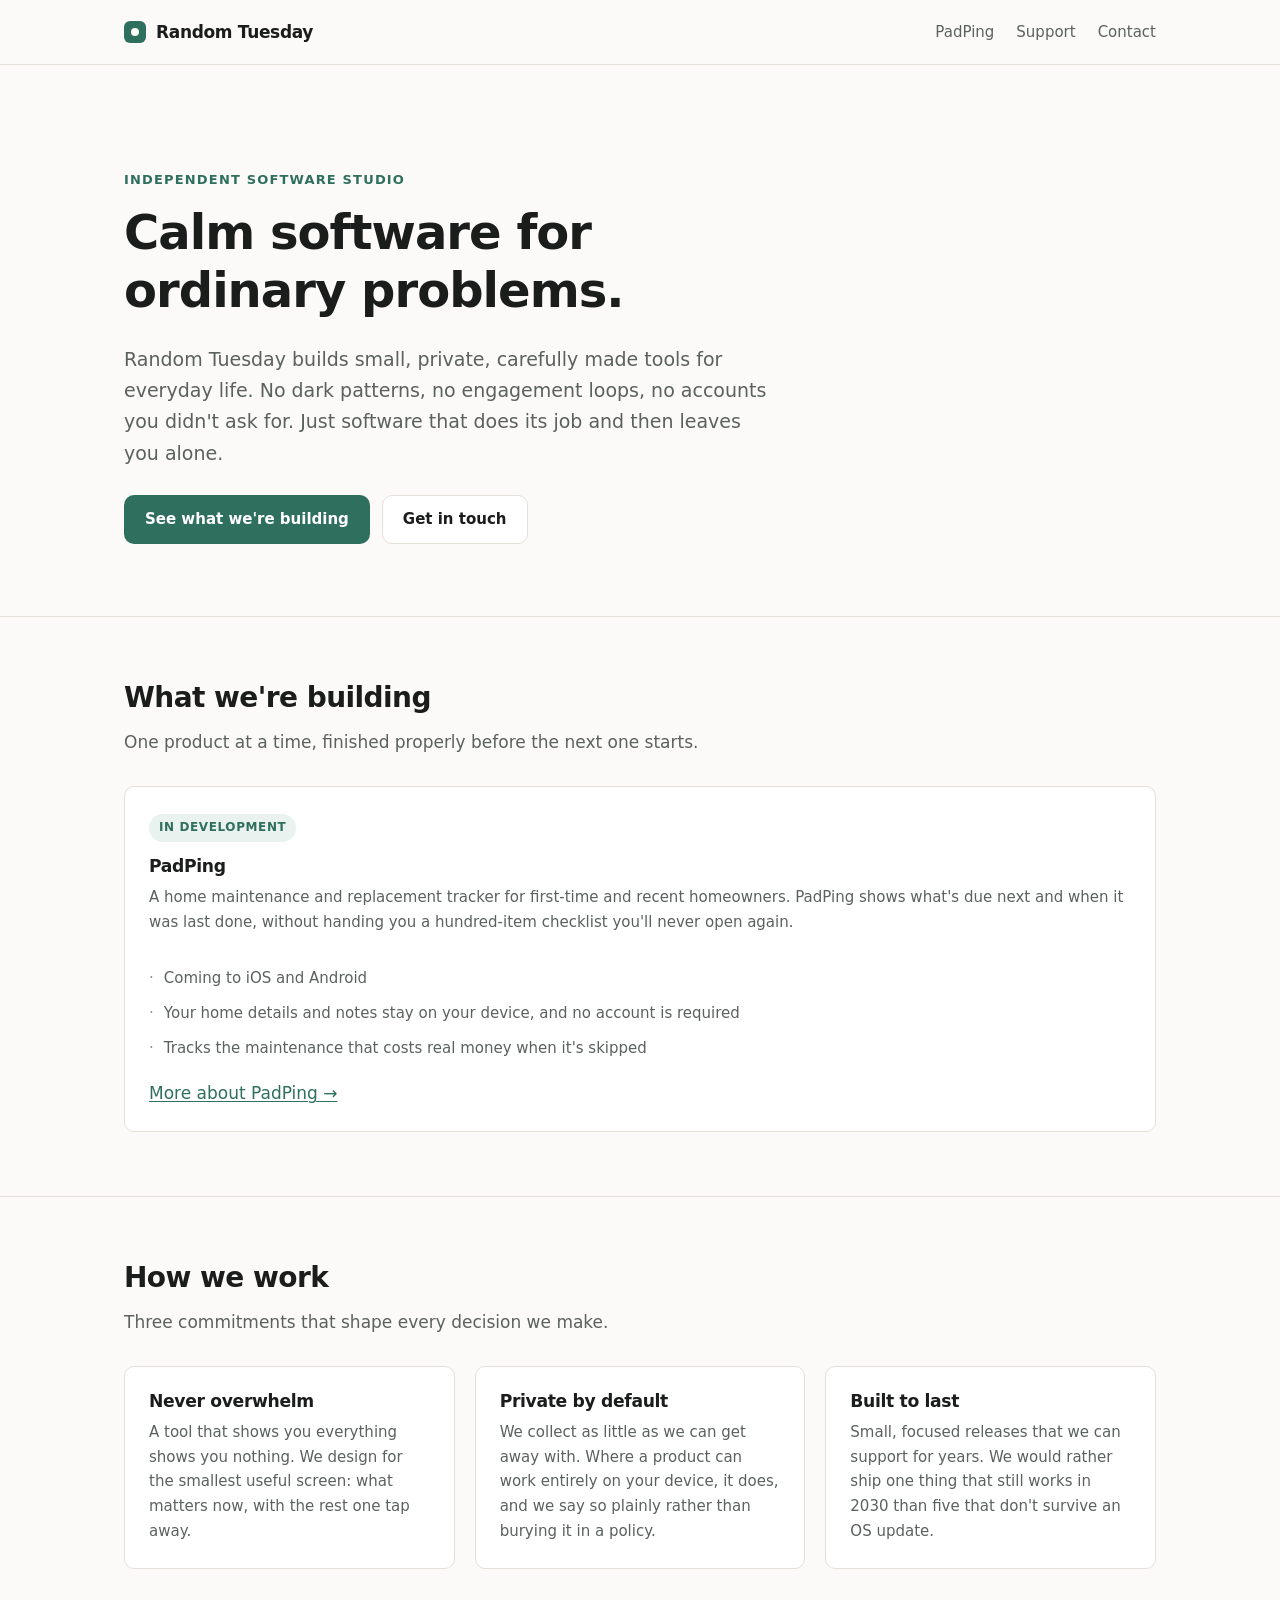
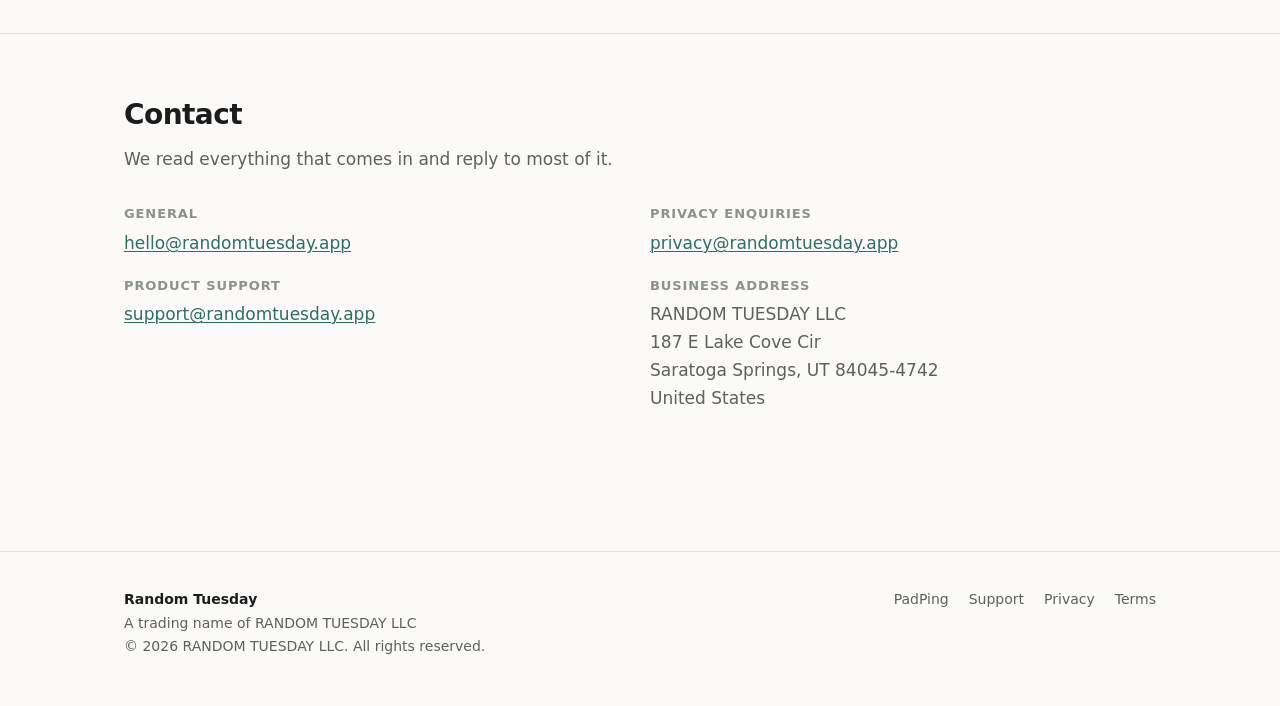
<file: index.html>
<!doctype html>
<html lang="en">
<head>
<meta charset="utf-8">
<meta name="viewport" content="width=device-width, initial-scale=1">
<title>Random Tuesday: independent software studio</title>
<meta name="description" content="Random Tuesday is an independent software studio building calm, private, well-made tools for everyday life. Makers of PadPing, a home maintenance tracker for homeowners.">
<link rel="canonical" href="https://randomtuesday.app/">
<meta property="og:title" content="Random Tuesday: independent software studio">
<meta property="og:description" content="We build calm, private, well-made tools for everyday life. Makers of PadPing.">
<meta property="og:type" content="website">
<meta property="og:url" content="https://randomtuesday.app/">
<link rel="icon" href="/favicon.svg" type="image/svg+xml">
<link rel="stylesheet" href="/styles.css">
</head>
<body>
<a class="skip-link" href="#main">Skip to content</a>

<header class="site-header">
  <div class="wrap">
    <a class="wordmark" href="/"><span class="mark" aria-hidden="true"></span> Random Tuesday</a>
    <nav class="site-nav" aria-label="Main">
      <a href="/padping">PadPing</a>
      <a href="/support">Support</a>
      <a href="/#contact">Contact</a>
    </nav>
  </div>
</header>

<main id="main">

  <div class="wrap hero">
    <p class="eyebrow">Independent software studio</p>
    <h1>Calm software for<br>ordinary problems.</h1>
    <p class="lede">
      Random Tuesday builds small, private, carefully made tools for everyday life.
      No dark patterns, no engagement loops, no accounts you didn't ask for. Just
      software that does its job and then leaves you alone.
    </p>
    <div class="actions">
      <a class="btn btn-primary" href="/padping">See what we're building</a>
      <a class="btn btn-secondary" href="/#contact">Get in touch</a>
    </div>
  </div>

  <section class="section-bordered">
    <div class="wrap">
      <div class="section-intro">
        <h2>What we're building</h2>
        <p>One product at a time, finished properly before the next one starts.</p>
      </div>

      <div class="card product-card">
        <div>
          <span class="badge">In development</span>
          <h3 style="margin-top:14px">PadPing</h3>
          <p style="margin-bottom:14px">
            A home maintenance and replacement tracker for first-time and recent
            homeowners. PadPing shows what's due next and when it was last done,
            without handing you a hundred-item checklist you'll never open again.
          </p>
        </div>
        <ul class="meta-list">
          <li>Coming to iOS and Android</li>
          <li>Your home details and notes stay on your device, and no account is required</li>
          <li>Tracks the maintenance that costs real money when it's skipped</li>
        </ul>
        <div><a href="/padping">More about PadPing &rarr;</a></div>
      </div>
    </div>
  </section>

  <section class="section-bordered">
    <div class="wrap">
      <div class="section-intro">
        <h2>How we work</h2>
        <p>Three commitments that shape every decision we make.</p>
      </div>
      <div class="grid">
        <div class="card">
          <h3>Never overwhelm</h3>
          <p>
            A tool that shows you everything shows you nothing. We design for the
            smallest useful screen: what matters now, with the rest one tap away.
          </p>
        </div>
        <div class="card">
          <h3>Private by default</h3>
          <p>
            We collect as little as we can get away with. Where a product can work
            entirely on your device, it does, and we say so plainly rather than
            burying it in a policy.
          </p>
        </div>
        <div class="card">
          <h3>Built to last</h3>
          <p>
            Small, focused releases that we can support for years. We would rather
            ship one thing that still works in 2030 than five that don't survive an
            OS update.
          </p>
        </div>
      </div>
    </div>
  </section>

  <section class="section-bordered" id="contact">
    <div class="wrap">
      <div class="section-intro">
        <h2>Contact</h2>
        <p>We read everything that comes in and reply to most of it.</p>
      </div>
      <dl class="contact-grid">
        <div>
          <dt>General</dt>
          <dd><a href="mailto:hello@randomtuesday.app">hello@randomtuesday.app</a></dd>
          <dt>Product support</dt>
          <dd><a href="mailto:support@randomtuesday.app">support@randomtuesday.app</a></dd>
        </div>
        <div>
          <dt>Privacy enquiries</dt>
          <dd><a href="mailto:privacy@randomtuesday.app">privacy@randomtuesday.app</a></dd>
          <dt>Business address</dt>
          <dd>
            <address>
              RANDOM TUESDAY LLC<br>
              187 E Lake Cove Cir<br>
              Saratoga Springs, UT 84045-4742<br>
              United States
            </address>
          </dd>
        </div>
      </dl>
    </div>
  </section>

</main>

<footer class="site-footer">
  <div class="wrap">
    <div>
      <strong style="color:var(--ink)">Random Tuesday</strong><br>
      A trading name of RANDOM TUESDAY LLC<br>
      &copy; 2026 RANDOM TUESDAY LLC. All rights reserved.
    </div>
    <nav class="footer-links" aria-label="Legal">
      <a href="/padping">PadPing</a>
      <a href="/support">Support</a>
      <a href="/privacy">Privacy</a>
      <a href="/terms">Terms</a>
    </nav>
  </div>
</footer>

</body>
</html>
</file>
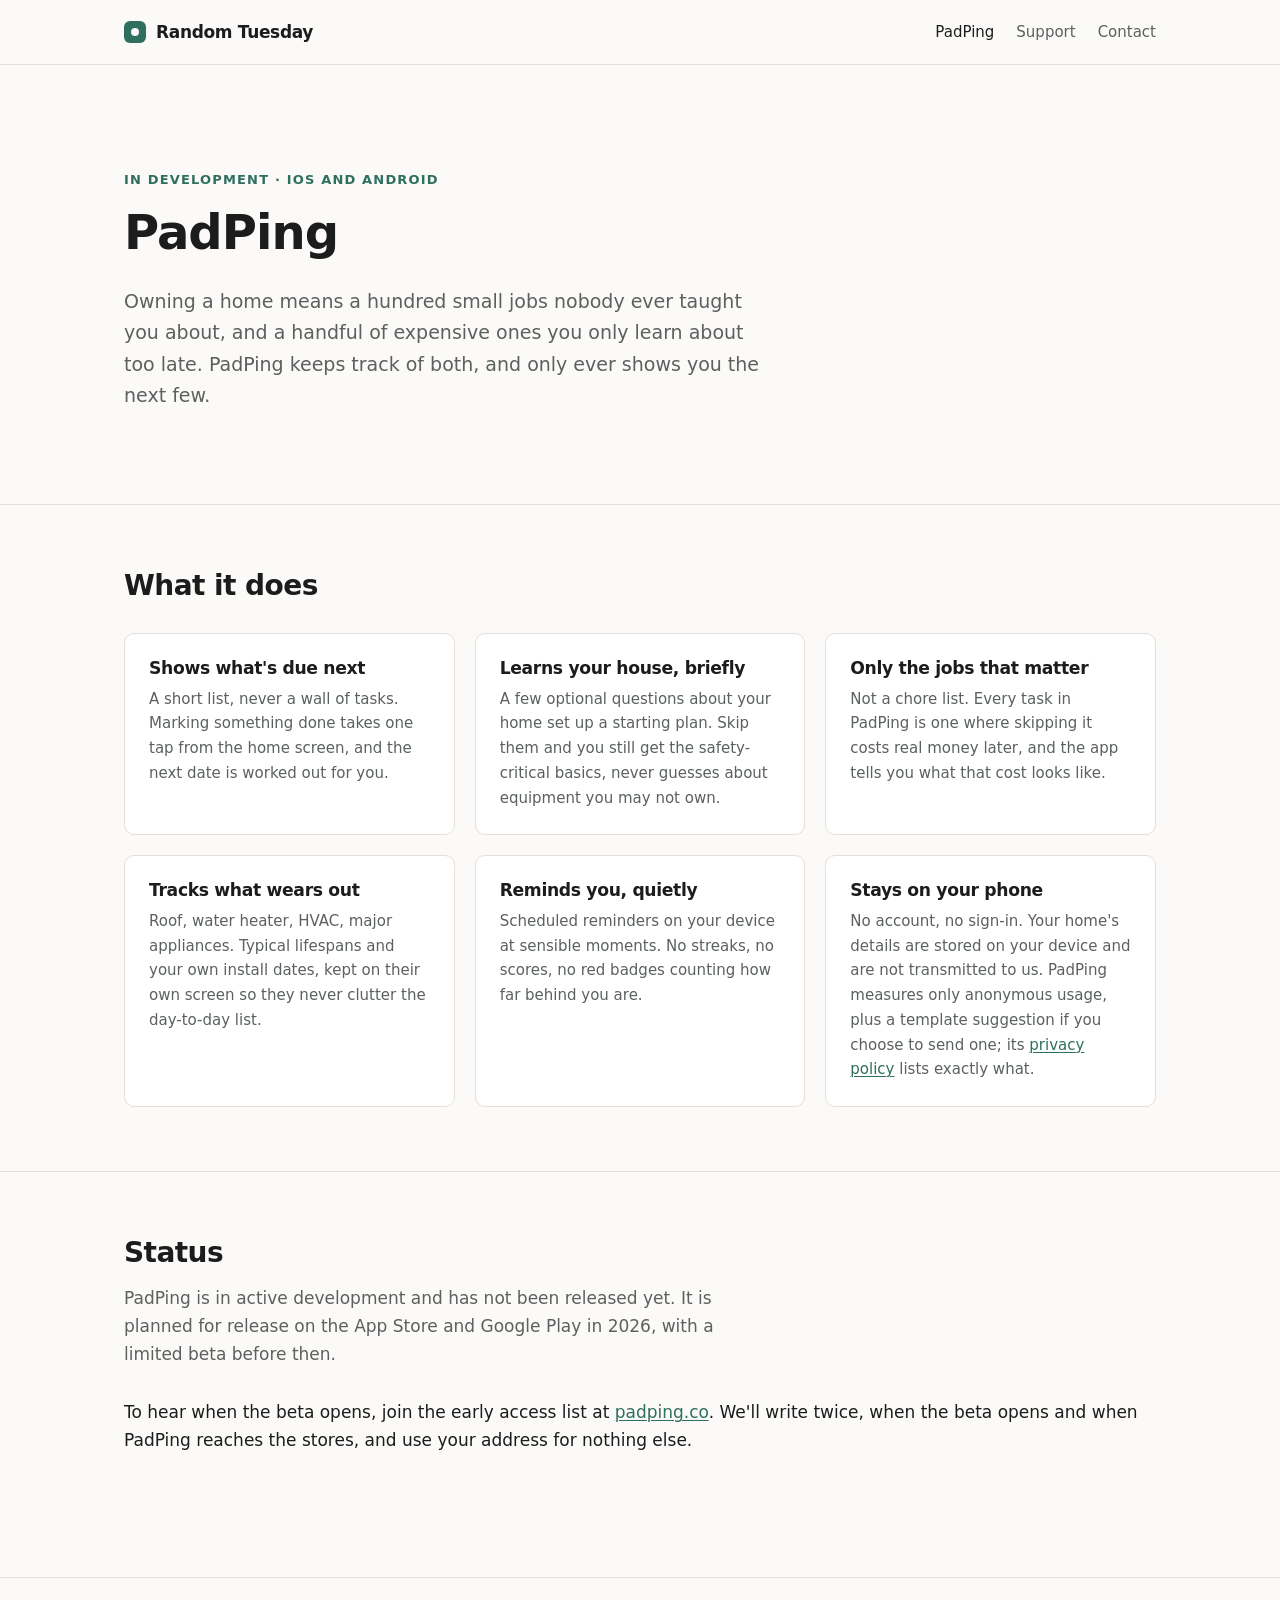
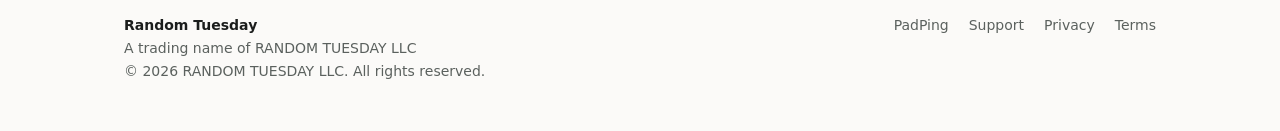
<file: padping.html>
<!doctype html>
<html lang="en">
<head>
<meta charset="utf-8">
<meta name="viewport" content="width=device-width, initial-scale=1">
<title>PadPing: home maintenance, without the checklist | Random Tuesday</title>
<meta name="description" content="PadPing is a home maintenance and replacement tracker for first-time and recent homeowners. See what's due next, mark it done in one tap, and keep your home details and notes on your own device.">
<link rel="canonical" href="https://randomtuesday.app/padping">
<meta property="og:title" content="PadPing: home maintenance, without the checklist">
<meta property="og:description" content="See what's due next and when it was last done. Your home details and notes stay on your device.">
<meta property="og:type" content="website">
<meta property="og:url" content="https://randomtuesday.app/padping">
<link rel="icon" href="/favicon.svg" type="image/svg+xml">
<link rel="stylesheet" href="/styles.css">
</head>
<body>
<a class="skip-link" href="#main">Skip to content</a>

<header class="site-header">
  <div class="wrap">
    <a class="wordmark" href="/"><span class="mark" aria-hidden="true"></span> Random Tuesday</a>
    <nav class="site-nav" aria-label="Main">
      <a href="/padping" aria-current="page">PadPing</a>
      <a href="/support">Support</a>
      <a href="/#contact">Contact</a>
    </nav>
  </div>
</header>

<main id="main">

  <div class="wrap hero">
    <p class="eyebrow">In development &middot; iOS and Android</p>
    <h1>PadPing</h1>
    <p class="lede">
      Owning a home means a hundred small jobs nobody ever taught you about, and a
      handful of expensive ones you only learn about too late. PadPing keeps track
      of both, and only ever shows you the next few.
    </p>
  </div>

  <section class="section-bordered">
    <div class="wrap">
      <div class="section-intro">
        <h2>What it does</h2>
      </div>
      <div class="grid">
        <div class="card">
          <h3>Shows what's due next</h3>
          <p>
            A short list, never a wall of tasks. Marking something done takes one
            tap from the home screen, and the next date is worked out for you.
          </p>
        </div>
        <div class="card">
          <h3>Learns your house, briefly</h3>
          <p>
            A few optional questions about your home set up a starting plan. Skip
            them and you still get the safety-critical basics, never guesses about
            equipment you may not own.
          </p>
        </div>
        <div class="card">
          <h3>Only the jobs that matter</h3>
          <p>
            Not a chore list. Every task in PadPing is one where skipping it costs
            real money later, and the app tells you what that cost looks like.
          </p>
        </div>
        <div class="card">
          <h3>Tracks what wears out</h3>
          <p>
            Roof, water heater, HVAC, major appliances. Typical lifespans and your
            own install dates, kept on their own screen so they never clutter the
            day-to-day list.
          </p>
        </div>
        <div class="card">
          <h3>Reminds you, quietly</h3>
          <p>
            Scheduled reminders on your device at sensible moments. No streaks, no
            scores, no red badges counting how far behind you are.
          </p>
        </div>
        <div class="card">
          <h3>Stays on your phone</h3>
          <p>
            No account, no sign-in. Your home's details are stored on
            your device and are not transmitted to us. PadPing measures only
            anonymous usage, plus a template suggestion if you choose to send
            one; its
            <a href="https://padping.co/privacy">privacy policy</a> lists exactly what.
          </p>
        </div>
      </div>
    </div>
  </section>

  <section class="section-bordered">
    <div class="wrap">
      <div class="section-intro">
        <h2>Status</h2>
        <p>
          PadPing is in active development and has not been released yet. It is
          planned for release on the App Store and Google Play in 2026, with a
          limited beta before then.
        </p>
      </div>
      <p>
        To hear when the beta opens, join the early access list at
        <a href="https://padping.co/#waitlist">padping.co</a>. We'll write twice,
        when the beta opens and when PadPing reaches the stores, and use your
        address for nothing else.
      </p>
    </div>
  </section>

</main>

<footer class="site-footer">
  <div class="wrap">
    <div>
      <strong style="color:var(--ink)">Random Tuesday</strong><br>
      A trading name of RANDOM TUESDAY LLC<br>
      &copy; 2026 RANDOM TUESDAY LLC. All rights reserved.
    </div>
    <nav class="footer-links" aria-label="Legal">
      <a href="/padping">PadPing</a>
      <a href="/support">Support</a>
      <a href="/privacy">Privacy</a>
      <a href="/terms">Terms</a>
    </nav>
  </div>
</footer>

</body>
</html>
</file>
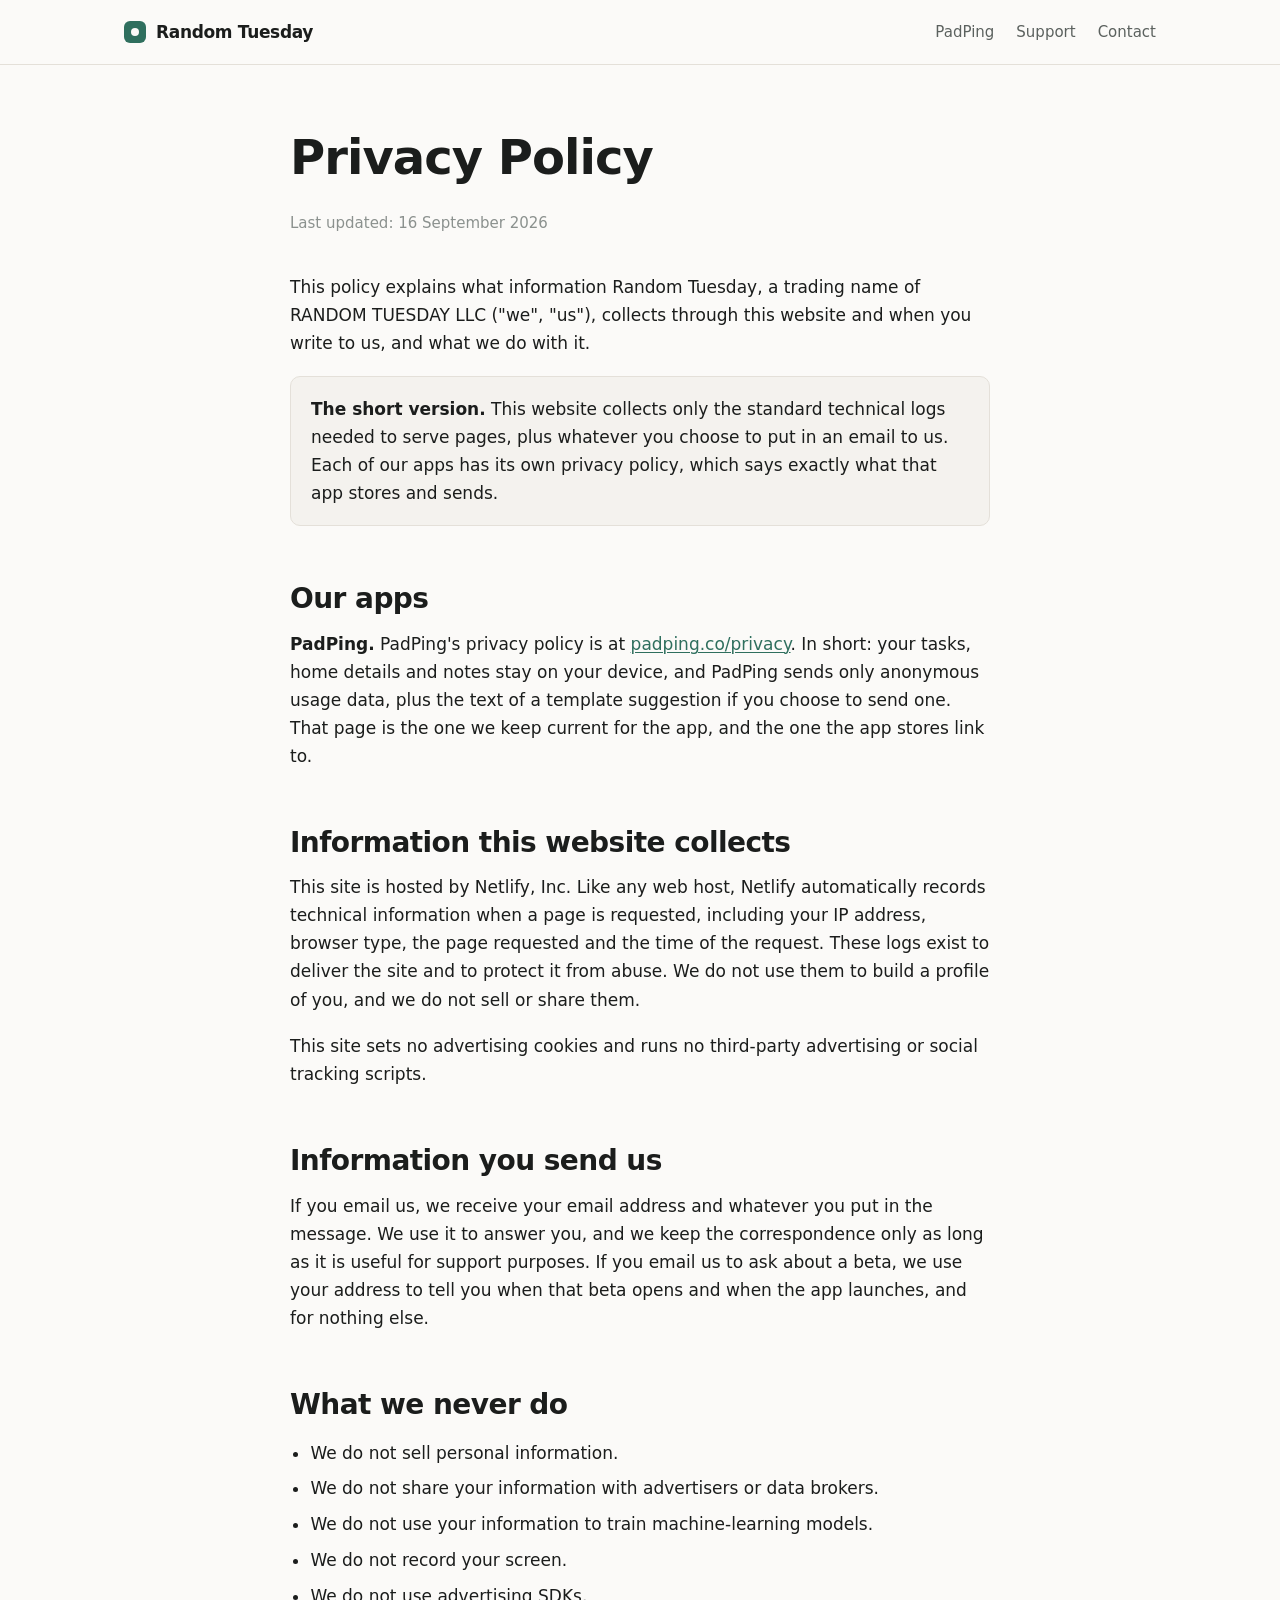
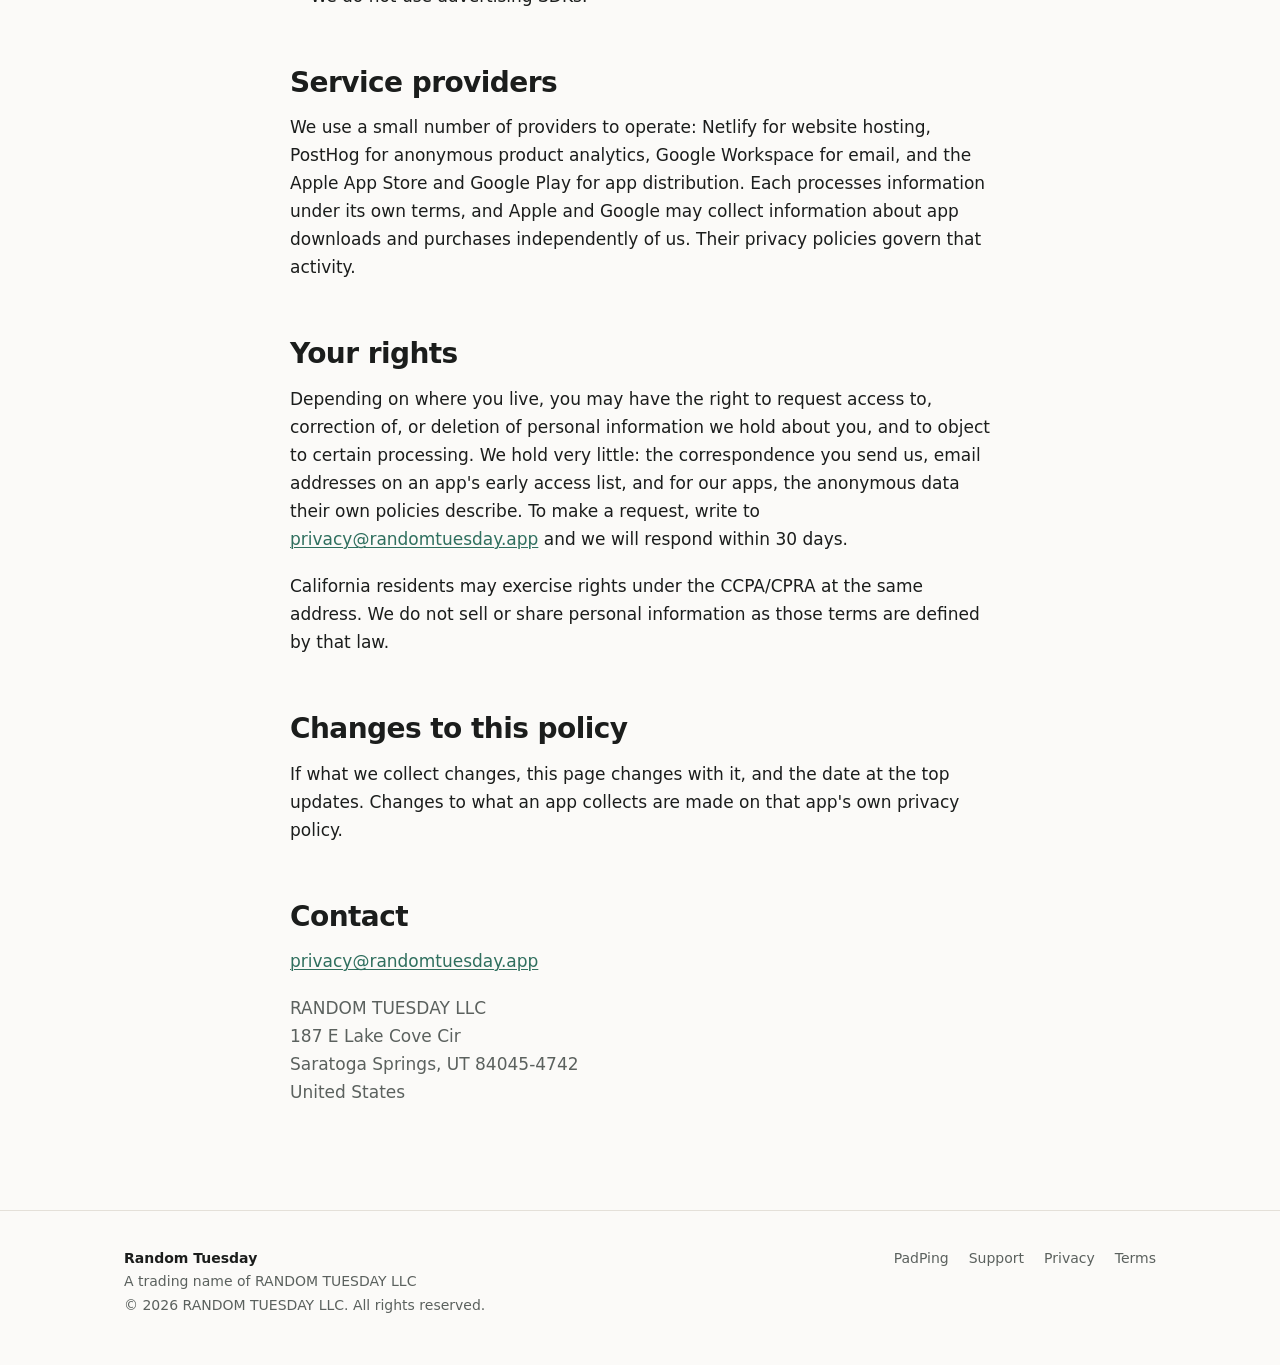
<file: privacy.html>
<!doctype html>
<html lang="en">
<head>
<meta charset="utf-8">
<meta name="viewport" content="width=device-width, initial-scale=1">
<title>Privacy Policy | Random Tuesday</title>
<meta name="description" content="How Random Tuesday handles personal information on this website and in email. Each app, including PadPing, has its own privacy policy.">
<link rel="canonical" href="https://randomtuesday.app/privacy">
<link rel="icon" href="/favicon.svg" type="image/svg+xml">
<link rel="stylesheet" href="/styles.css">
</head>
<body>
<a class="skip-link" href="#main">Skip to content</a>

<header class="site-header">
  <div class="wrap">
    <a class="wordmark" href="/"><span class="mark" aria-hidden="true"></span> Random Tuesday</a>
    <nav class="site-nav" aria-label="Main">
      <a href="/padping">PadPing</a>
      <a href="/support">Support</a>
      <a href="/#contact">Contact</a>
    </nav>
  </div>
</header>

<main id="main">
<div class="wrap prose">

  <h1>Privacy Policy</h1>
  <p class="updated">Last updated: 16 September 2026</p>

  <p>
    This policy explains what information Random Tuesday, a trading name of
    RANDOM TUESDAY LLC ("we", "us"), collects through this website and when you
    write to us, and what we do with it.
  </p>

  <div class="callout">
    <p>
      <strong>The short version.</strong> This website collects only the standard
      technical logs needed to serve pages, plus whatever you choose to put in an
      email to us. Each of our apps has its own privacy policy, which says
      exactly what that app stores and sends.
    </p>
  </div>

  <h2>Our apps</h2>

  <p>
    <strong>PadPing.</strong> PadPing's privacy policy is at
    <a href="https://padping.co/privacy">padping.co/privacy</a>. In short: your
    tasks, home details and notes stay on your device, and PadPing sends only
    anonymous usage data, plus the text of a template suggestion if you choose
    to send one. That page is the one we keep current for the app, and the one
    the app stores link to.
  </p>

  <h2>Information this website collects</h2>

  <p>
    This site is hosted by Netlify, Inc. Like any web host, Netlify automatically
    records technical information when a page is requested, including your IP
    address, browser type, the page requested and the time of the request. These
    logs exist to deliver the site and to protect it from abuse. We do not use them
    to build a profile of you, and we do not sell or share them.
  </p>

  <p>
    This site sets no advertising cookies and runs no third-party advertising or
    social tracking scripts.
  </p>

  <h2>Information you send us</h2>

  <p>
    If you email us, we receive your email address and whatever you put in the
    message. We use it to answer you, and we keep the correspondence only as long as
    it is useful for support purposes. If you email us to ask about a beta, we use
    your address to tell you when that beta opens and when the app launches,
    and for nothing else.
  </p>

  <h2>What we never do</h2>
  <ul>
    <li>We do not sell personal information.</li>
    <li>We do not share your information with advertisers or data brokers.</li>
    <li>We do not use your information to train machine-learning models.</li>
    <li>We do not record your screen.</li>
    <li>We do not use advertising SDKs.</li>
  </ul>

  <h2>Service providers</h2>
  <p>
    We use a small number of providers to operate: Netlify for website hosting,
    PostHog for anonymous product analytics, Google Workspace for email, and the
    Apple App Store and Google Play for app distribution. Each processes information
    under its own terms, and Apple and Google may collect information about app
    downloads and purchases independently of us. Their privacy policies govern that
    activity.
  </p>

  <h2>Your rights</h2>
  <p>
    Depending on where you live, you may have the right to request access to,
    correction of, or deletion of personal information we hold about you, and to
    object to certain processing. We hold very little: the correspondence you
    send us, email addresses on an app's early access list, and for our apps,
    the anonymous data their own policies describe.
    To make a request, write to
    <a href="mailto:privacy@randomtuesday.app">privacy@randomtuesday.app</a> and we
    will respond within 30 days.
  </p>

  <p>
    California residents may exercise rights under the CCPA/CPRA at the same address.
    We do not sell or share personal information as those terms are defined by that
    law.
  </p>

  <h2>Changes to this policy</h2>
  <p>
    If what we collect changes, this page changes with it, and the date at the top
    updates. Changes to what an app collects are made on that app's own privacy
    policy.
  </p>

  <h2>Contact</h2>
  <p>
    <a href="mailto:privacy@randomtuesday.app">privacy@randomtuesday.app</a>
  </p>
  <address>
    RANDOM TUESDAY LLC<br>
    187 E Lake Cove Cir<br>
    Saratoga Springs, UT 84045-4742<br>
    United States
  </address>

</div>
</main>

<footer class="site-footer">
  <div class="wrap">
    <div>
      <strong style="color:var(--ink)">Random Tuesday</strong><br>
      A trading name of RANDOM TUESDAY LLC<br>
      &copy; 2026 RANDOM TUESDAY LLC. All rights reserved.
    </div>
    <nav class="footer-links" aria-label="Legal">
      <a href="/padping">PadPing</a>
      <a href="/support">Support</a>
      <a href="/privacy">Privacy</a>
      <a href="/terms">Terms</a>
    </nav>
  </div>
</footer>

</body>
</html>
</file>
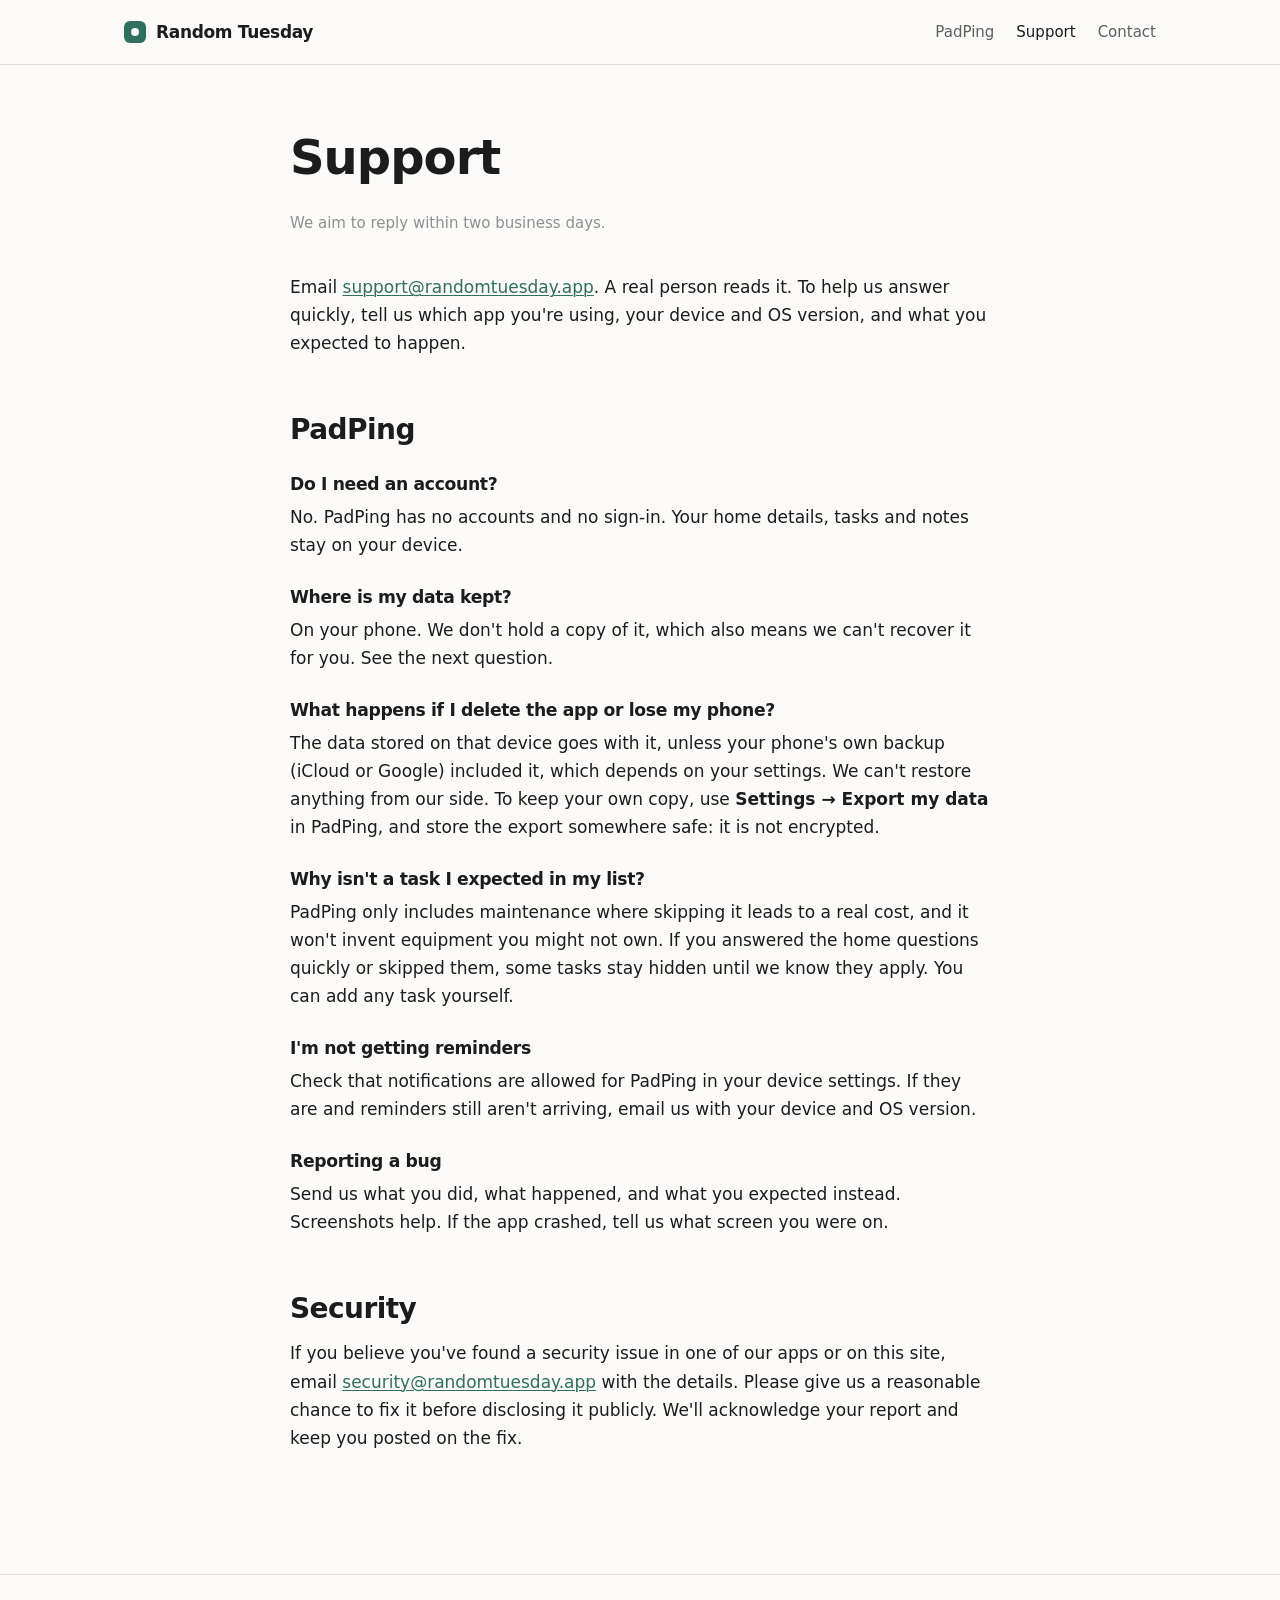
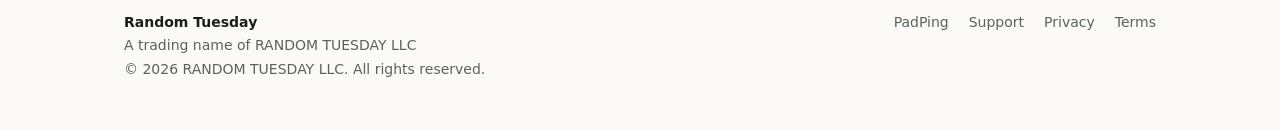
<file: support.html>
<!doctype html>
<html lang="en">
<head>
<meta charset="utf-8">
<meta name="viewport" content="width=device-width, initial-scale=1">
<title>Support | Random Tuesday</title>
<meta name="description" content="Get help with PadPing and other Random Tuesday apps. Contact details, response times, and answers to common questions.">
<link rel="canonical" href="https://randomtuesday.app/support">
<link rel="icon" href="/favicon.svg" type="image/svg+xml">
<link rel="stylesheet" href="/styles.css">
</head>
<body>
<a class="skip-link" href="#main">Skip to content</a>

<header class="site-header">
  <div class="wrap">
    <a class="wordmark" href="/"><span class="mark" aria-hidden="true"></span> Random Tuesday</a>
    <nav class="site-nav" aria-label="Main">
      <a href="/padping">PadPing</a>
      <a href="/support" aria-current="page">Support</a>
      <a href="/#contact">Contact</a>
    </nav>
  </div>
</header>

<main id="main">
<div class="wrap prose">

  <h1>Support</h1>
  <p class="updated">We aim to reply within two business days.</p>

  <p>
    Email <a href="mailto:support@randomtuesday.app">support@randomtuesday.app</a>.
    A real person reads it. To help us answer quickly, tell us which app you're
    using, your device and OS version, and what you expected to happen.
  </p>

  <h2>PadPing</h2>

  <h3>Do I need an account?</h3>
  <p>
    No. PadPing has no accounts and no sign-in. Your home details, tasks and notes stay on your device.
  </p>

  <h3>Where is my data kept?</h3>
  <p>
    On your phone. We don't hold a copy of it, which also means we can't
    recover it for you. See the next question.
  </p>

  <h3>What happens if I delete the app or lose my phone?</h3>
  <p>
    The data stored on that device goes with it, unless your phone's own backup
    (iCloud or Google) included it, which depends on your settings. We can't restore
    anything from our side. To keep your own copy, use <strong>Settings &rarr; Export
    my data</strong> in PadPing, and store the export somewhere safe: it is not
    encrypted.
  </p>

  <h3>Why isn't a task I expected in my list?</h3>
  <p>
    PadPing only includes maintenance where skipping it leads to a real cost, and it
    won't invent equipment you might not own. If you answered the home questions
    quickly or skipped them, some tasks stay hidden until we know they apply. You can
    add any task yourself.
  </p>

  <h3>I'm not getting reminders</h3>
  <p>
    Check that notifications are allowed for PadPing in your device settings. If they
    are and reminders still aren't arriving, email us with your device and OS version.
  </p>

  <h3>Reporting a bug</h3>
  <p>
    Send us what you did, what happened, and what you expected instead. Screenshots
    help. If the app crashed, tell us what screen you were on.
  </p>

  <h2>Security</h2>
  <p>
    If you believe you've found a security issue in one of our apps or on this site,
    email <a href="mailto:security@randomtuesday.app">security@randomtuesday.app</a>
    with the details. Please give us a reasonable chance to fix it before disclosing
    it publicly. We'll acknowledge your report and keep you posted on the fix.
  </p>

</div>
</main>

<footer class="site-footer">
  <div class="wrap">
    <div>
      <strong style="color:var(--ink)">Random Tuesday</strong><br>
      A trading name of RANDOM TUESDAY LLC<br>
      &copy; 2026 RANDOM TUESDAY LLC. All rights reserved.
    </div>
    <nav class="footer-links" aria-label="Legal">
      <a href="/padping">PadPing</a>
      <a href="/support">Support</a>
      <a href="/privacy">Privacy</a>
      <a href="/terms">Terms</a>
    </nav>
  </div>
</footer>

</body>
</html>
</file>
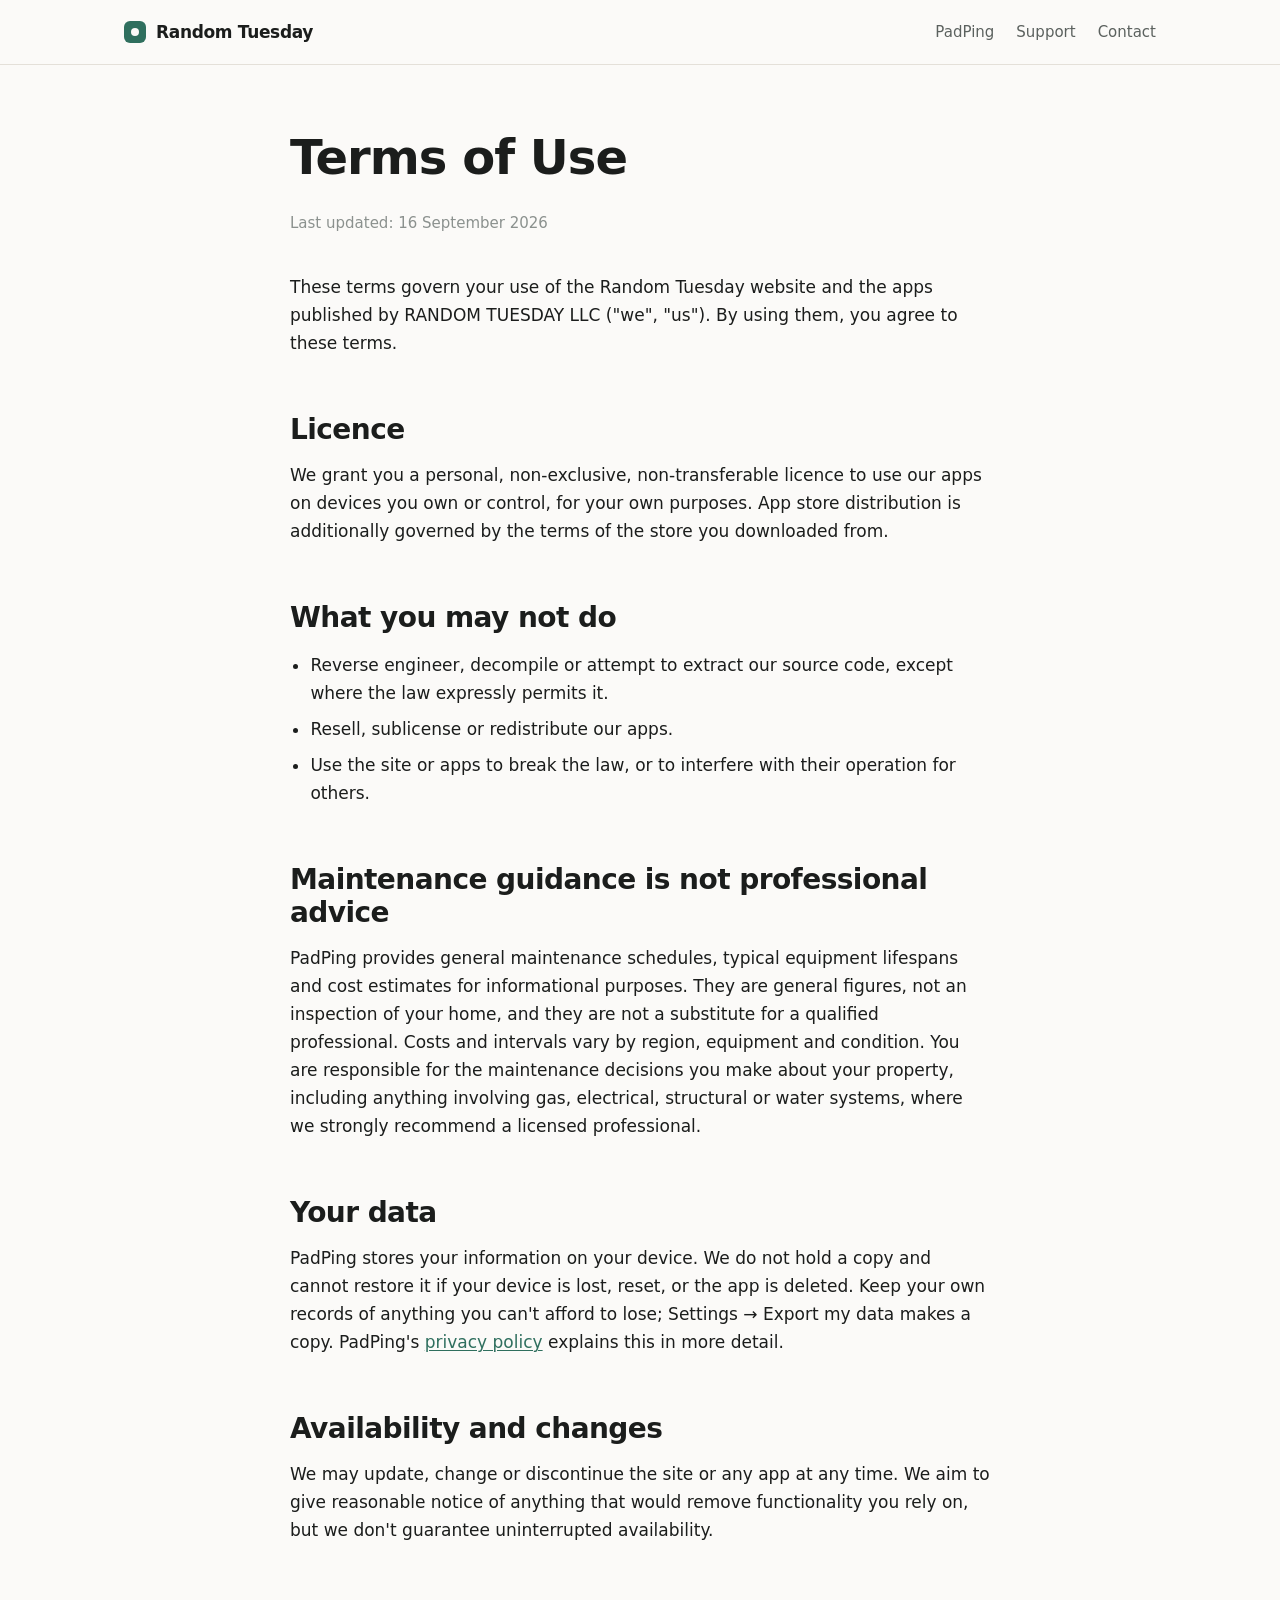
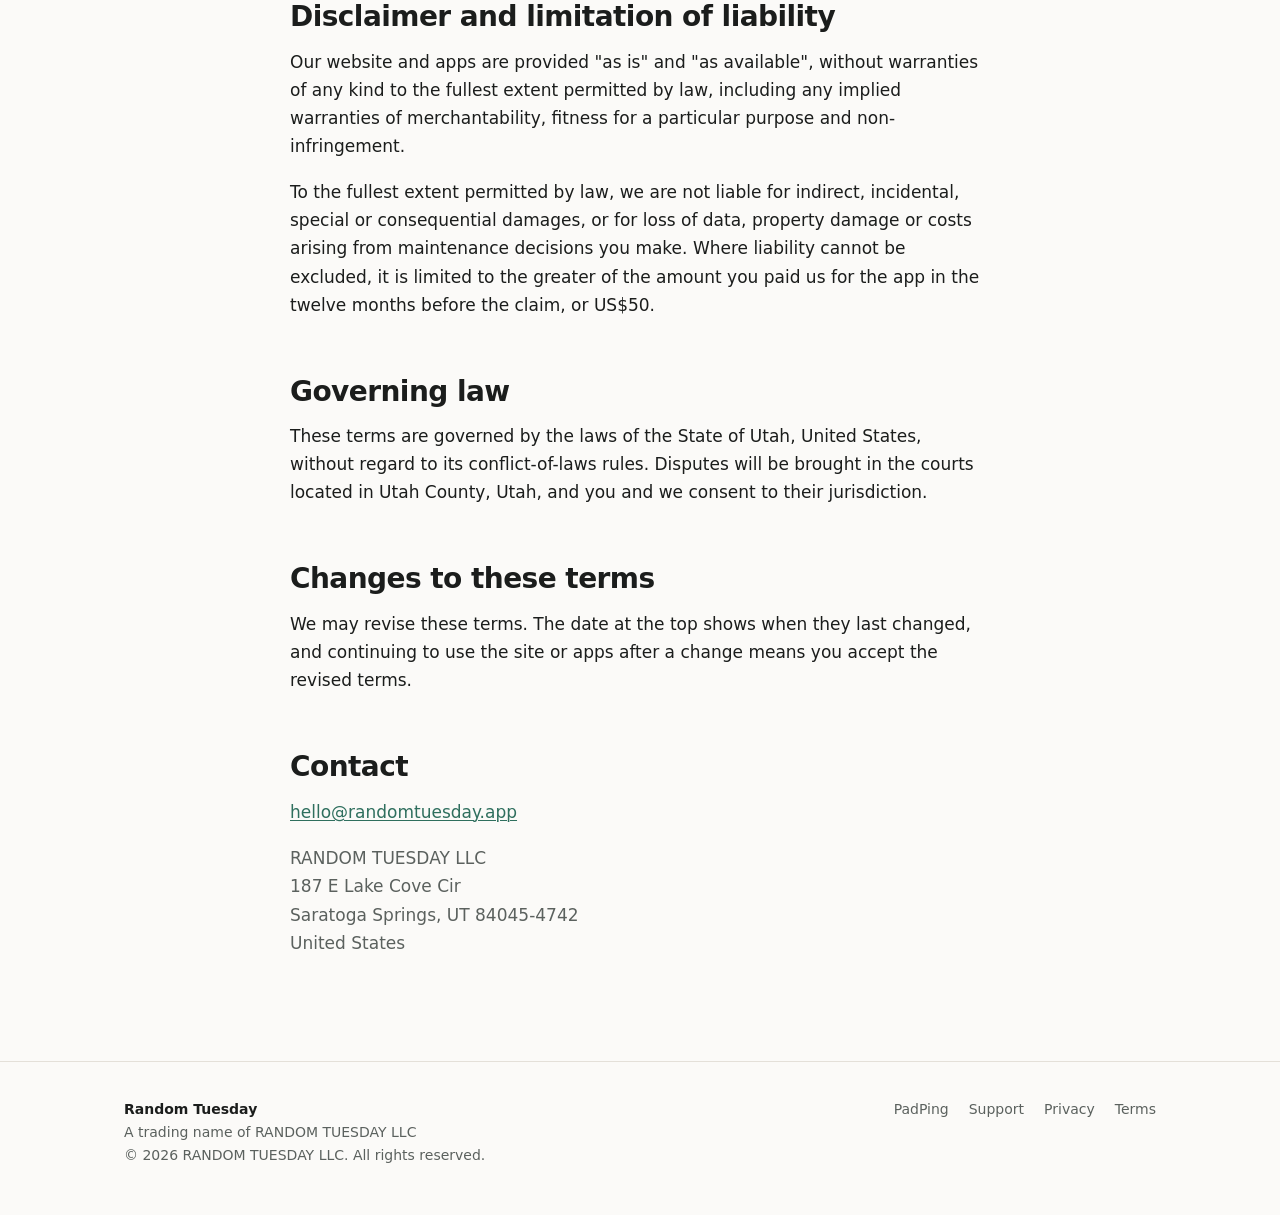
<file: terms.html>
<!doctype html>
<html lang="en">
<head>
<meta charset="utf-8">
<meta name="viewport" content="width=device-width, initial-scale=1">
<title>Terms of Use | Random Tuesday</title>
<meta name="description" content="Terms of use for the Random Tuesday website and apps.">
<link rel="canonical" href="https://randomtuesday.app/terms">
<link rel="icon" href="/favicon.svg" type="image/svg+xml">
<link rel="stylesheet" href="/styles.css">
</head>
<body>
<a class="skip-link" href="#main">Skip to content</a>

<header class="site-header">
  <div class="wrap">
    <a class="wordmark" href="/"><span class="mark" aria-hidden="true"></span> Random Tuesday</a>
    <nav class="site-nav" aria-label="Main">
      <a href="/padping">PadPing</a>
      <a href="/support">Support</a>
      <a href="/#contact">Contact</a>
    </nav>
  </div>
</header>

<main id="main">
<div class="wrap prose">

  <h1>Terms of Use</h1>
  <p class="updated">Last updated: 16 September 2026</p>

  <p>
    These terms govern your use of the Random Tuesday website and the apps published
    by RANDOM TUESDAY LLC ("we", "us"). By using them, you agree to these terms.
  </p>

  <h2>Licence</h2>
  <p>
    We grant you a personal, non-exclusive, non-transferable licence to use our apps
    on devices you own or control, for your own purposes. App store distribution is
    additionally governed by the terms of the store you downloaded from.
  </p>

  <h2>What you may not do</h2>
  <ul>
    <li>Reverse engineer, decompile or attempt to extract our source code, except where the law expressly permits it.</li>
    <li>Resell, sublicense or redistribute our apps.</li>
    <li>Use the site or apps to break the law, or to interfere with their operation for others.</li>
  </ul>

  <h2>Maintenance guidance is not professional advice</h2>
  <p>
    PadPing provides general maintenance schedules, typical equipment lifespans and
    cost estimates for informational purposes. They are general figures, not an
    inspection of your home, and they are not a substitute for a qualified
    professional. Costs and intervals vary by region, equipment and condition. You
    are responsible for the maintenance decisions you make about your property,
    including anything involving gas, electrical, structural or water systems, where
    we strongly recommend a licensed professional.
  </p>

  <h2>Your data</h2>
  <p>
    PadPing stores your information on your device. We do not hold a copy and cannot
    restore it if your device is lost, reset, or the app is deleted. Keep your own
    records of anything you can't afford to lose; Settings &rarr; Export my data
    makes a copy. PadPing's
    <a href="https://padping.co/privacy">privacy policy</a> explains this in more
    detail.
  </p>

  <h2>Availability and changes</h2>
  <p>
    We may update, change or discontinue the site or any app at any time. We aim to
    give reasonable notice of anything that would remove functionality you rely on,
    but we don't guarantee uninterrupted availability.
  </p>

  <h2>Disclaimer and limitation of liability</h2>
  <p>
    Our website and apps are provided "as is" and "as available", without warranties
    of any kind to the fullest extent permitted by law, including any implied
    warranties of merchantability, fitness for a particular purpose and
    non-infringement.
  </p>
  <p>
    To the fullest extent permitted by law, we are not liable for indirect,
    incidental, special or consequential damages, or for loss of data, property damage
    or costs arising from maintenance decisions you make. Where liability cannot be
    excluded, it is limited to the greater of the amount you paid us for the app in
    the twelve months before the claim, or US$50.
  </p>

  <h2>Governing law</h2>
  <p>
    These terms are governed by the laws of the State of Utah, United States,
    without regard to its conflict-of-laws rules. Disputes will be brought in the
    courts located in Utah County, Utah, and you and we consent to their jurisdiction.
  </p>

  <h2>Changes to these terms</h2>
  <p>
    We may revise these terms. The date at the top shows when they last changed, and
    continuing to use the site or apps after a change means you accept the revised
    terms.
  </p>

  <h2>Contact</h2>
  <p>
    <a href="mailto:hello@randomtuesday.app">hello@randomtuesday.app</a>
  </p>
  <address>
    RANDOM TUESDAY LLC<br>
    187 E Lake Cove Cir<br>
    Saratoga Springs, UT 84045-4742<br>
    United States
  </address>

</div>
</main>

<footer class="site-footer">
  <div class="wrap">
    <div>
      <strong style="color:var(--ink)">Random Tuesday</strong><br>
      A trading name of RANDOM TUESDAY LLC<br>
      &copy; 2026 RANDOM TUESDAY LLC. All rights reserved.
    </div>
    <nav class="footer-links" aria-label="Legal">
      <a href="/padping">PadPing</a>
      <a href="/support">Support</a>
      <a href="/privacy">Privacy</a>
      <a href="/terms">Terms</a>
    </nav>
  </div>
</footer>

</body>
</html>
</file>
<file: styles.css>
/* Random Tuesday — site styles
   Single stylesheet, no build step. */

:root {
  --bg: #fbfaf8;
  --surface: #ffffff;
  --surface-alt: #f4f2ee;
  --border: #e4e0d9;
  --ink: #1b1d1c;
  --ink-soft: #5b615e;
  --ink-faint: #8b918e;
  --accent: #2f6f5e;
  --accent-hover: #24594b;
  --accent-soft: #eaf2ef;
  --radius: 10px;
  --maxw: 1080px;
  --font: ui-sans-serif, system-ui, -apple-system, "Segoe UI", Inter, Roboto,
    "Helvetica Neue", Arial, sans-serif;
}

@media (prefers-color-scheme: dark) {
  :root {
    --bg: #15171a;
    --surface: #1c1f22;
    --surface-alt: #212528;
    --border: #2e3236;
    --ink: #e9e7e2;
    --ink-soft: #a8afac;
    --ink-faint: #7c8481;
    --accent: #6fb9a3;
    --accent-hover: #8ccbb8;
    --accent-soft: #1e2a27;
  }
}

* { box-sizing: border-box; }

html { -webkit-text-size-adjust: 100%; }

body {
  margin: 0;
  background: var(--bg);
  color: var(--ink);
  font-family: var(--font);
  font-size: 17px;
  line-height: 1.65;
  -webkit-font-smoothing: antialiased;
}

img { max-width: 100%; height: auto; }

a { color: var(--accent); text-decoration-thickness: 1px; text-underline-offset: 2px; }
a:hover { color: var(--accent-hover); }

h1, h2, h3 { line-height: 1.2; letter-spacing: -0.02em; margin: 0 0 0.5em; }
h1 { font-size: clamp(2rem, 5vw, 3rem); font-weight: 640; }
h2 { font-size: clamp(1.35rem, 3vw, 1.75rem); font-weight: 620; }
h3 { font-size: 1.075rem; font-weight: 620; }
p { margin: 0 0 1.1em; }

.wrap {
  max-width: var(--maxw);
  margin: 0 auto;
  padding-inline: 24px;
}

/* ---------- header ---------- */

.site-header {
  border-bottom: 1px solid var(--border);
  background: var(--bg);
  position: sticky;
  top: 0;
  z-index: 10;
}

.site-header .wrap {
  display: flex;
  align-items: center;
  justify-content: space-between;
  gap: 20px;
  padding-block: 18px;
  flex-wrap: wrap;
}

.wordmark {
  display: inline-flex;
  align-items: center;
  gap: 10px;
  font-weight: 640;
  letter-spacing: -0.02em;
  color: var(--ink);
  text-decoration: none;
  font-size: 1.0625rem;
}

.wordmark .mark {
  width: 22px;
  height: 22px;
  border-radius: 6px;
  background: var(--accent);
  display: inline-block;
  flex: none;
  position: relative;
}

.wordmark .mark::after {
  content: "";
  position: absolute;
  inset: 7px 7px auto auto;
  width: 8px;
  height: 8px;
  border-radius: 50%;
  background: var(--bg);
}

.site-nav {
  display: flex;
  gap: 22px;
  font-size: 0.9375rem;
}

.site-nav a {
  color: var(--ink-soft);
  text-decoration: none;
}

.site-nav a:hover,
.site-nav a[aria-current="page"] { color: var(--ink); }

/* ---------- hero ---------- */

.hero { padding-block: clamp(56px, 9vw, 104px) clamp(40px, 6vw, 72px); }
.hero p.lede {
  font-size: clamp(1.0625rem, 2.2vw, 1.1875rem);
  color: var(--ink-soft);
  max-width: 34em;
}

.eyebrow {
  font-size: 0.8125rem;
  text-transform: uppercase;
  letter-spacing: 0.09em;
  font-weight: 620;
  color: var(--accent);
  margin-bottom: 14px;
}

.actions { display: flex; gap: 12px; flex-wrap: wrap; margin-top: 26px; }

.btn {
  display: inline-block;
  padding: 11px 20px;
  border-radius: var(--radius);
  font-size: 0.9375rem;
  font-weight: 560;
  text-decoration: none;
  border: 1px solid transparent;
}

.btn-primary { background: var(--accent); color: #fff; }
.btn-primary:hover { background: var(--accent-hover); color: #fff; }

@media (prefers-color-scheme: dark) {
  .btn-primary { color: #10201c; }
  .btn-primary:hover { color: #10201c; }
}

.btn-secondary { border-color: var(--border); color: var(--ink); background: var(--surface); }
.btn-secondary:hover { border-color: var(--ink-faint); color: var(--ink); }

/* ---------- sections ---------- */

section { padding-block: clamp(40px, 6vw, 64px); }
.section-bordered { border-top: 1px solid var(--border); }

.section-intro { max-width: 36em; margin-bottom: 30px; }
.section-intro p { color: var(--ink-soft); margin-bottom: 0; }

.grid {
  display: grid;
  gap: 20px;
  grid-template-columns: repeat(auto-fit, minmax(250px, 1fr));
}

.card {
  background: var(--surface);
  border: 1px solid var(--border);
  border-radius: var(--radius);
  padding: 24px;
}

.card h3 { margin-bottom: 8px; }
.card p { color: var(--ink-soft); margin-bottom: 0; font-size: 0.9375rem; }

.product-card { display: grid; gap: 18px; }

.badge {
  display: inline-block;
  font-size: 0.75rem;
  font-weight: 620;
  letter-spacing: 0.05em;
  text-transform: uppercase;
  padding: 4px 10px;
  border-radius: 999px;
  background: var(--accent-soft);
  color: var(--accent);
}

@media (prefers-color-scheme: dark) {
  .badge { color: var(--accent-hover); }
}

.meta-list { list-style: none; padding: 0; margin: 0; display: grid; gap: 10px; }
.meta-list li { display: flex; gap: 10px; color: var(--ink-soft); font-size: 0.9375rem; }
.meta-list li::before { content: "\00B7"; color: var(--ink-faint); flex: none; }

/* ---------- contact ---------- */

.contact-grid {
  display: grid;
  gap: 20px;
  grid-template-columns: repeat(auto-fit, minmax(230px, 1fr));
}

.contact-grid dt {
  font-size: 0.8125rem;
  text-transform: uppercase;
  letter-spacing: 0.07em;
  color: var(--ink-faint);
  font-weight: 620;
  margin-bottom: 4px;
}

.contact-grid dd { margin: 0 0 18px; }

address { font-style: normal; color: var(--ink-soft); }

/* ---------- prose (legal pages) ---------- */

.prose { max-width: 44em; padding-block: clamp(40px, 6vw, 64px); }
.prose h2 { margin-top: 2em; }
.prose h3 { margin-top: 1.6em; }
.prose ul { padding-left: 1.2em; }
.prose li { margin-bottom: 0.45em; }
.prose .updated { color: var(--ink-faint); font-size: 0.9375rem; margin-bottom: 2.5em; }
.prose table { border-collapse: collapse; width: 100%; font-size: 0.9375rem; margin-bottom: 1.5em; }
.prose th, .prose td { text-align: left; padding: 10px 12px; border-bottom: 1px solid var(--border); vertical-align: top; }
.prose th { color: var(--ink-faint); font-weight: 620; font-size: 0.8125rem; text-transform: uppercase; letter-spacing: 0.06em; }

.callout {
  background: var(--surface-alt);
  border: 1px solid var(--border);
  border-radius: var(--radius);
  padding: 18px 20px;
  margin-bottom: 1.6em;
}
.callout p:last-child { margin-bottom: 0; }

/* ---------- footer ---------- */

.site-footer {
  border-top: 1px solid var(--border);
  margin-top: 40px;
  padding-block: 36px 48px;
  font-size: 0.875rem;
  color: var(--ink-soft);
}

.site-footer .wrap {
  display: flex;
  justify-content: space-between;
  gap: 28px;
  flex-wrap: wrap;
}

.site-footer a { color: var(--ink-soft); text-decoration: none; }
.site-footer a:hover { color: var(--ink); text-decoration: underline; }
.footer-links { display: flex; gap: 20px; flex-wrap: wrap; }

.skip-link {
  position: absolute;
  left: -9999px;
}
.skip-link:focus {
  left: 24px;
  top: 12px;
  background: var(--surface);
  border: 1px solid var(--border);
  padding: 8px 14px;
  border-radius: var(--radius);
  z-index: 20;
}

:focus-visible { outline: 2px solid var(--accent); outline-offset: 2px; }
</file>
